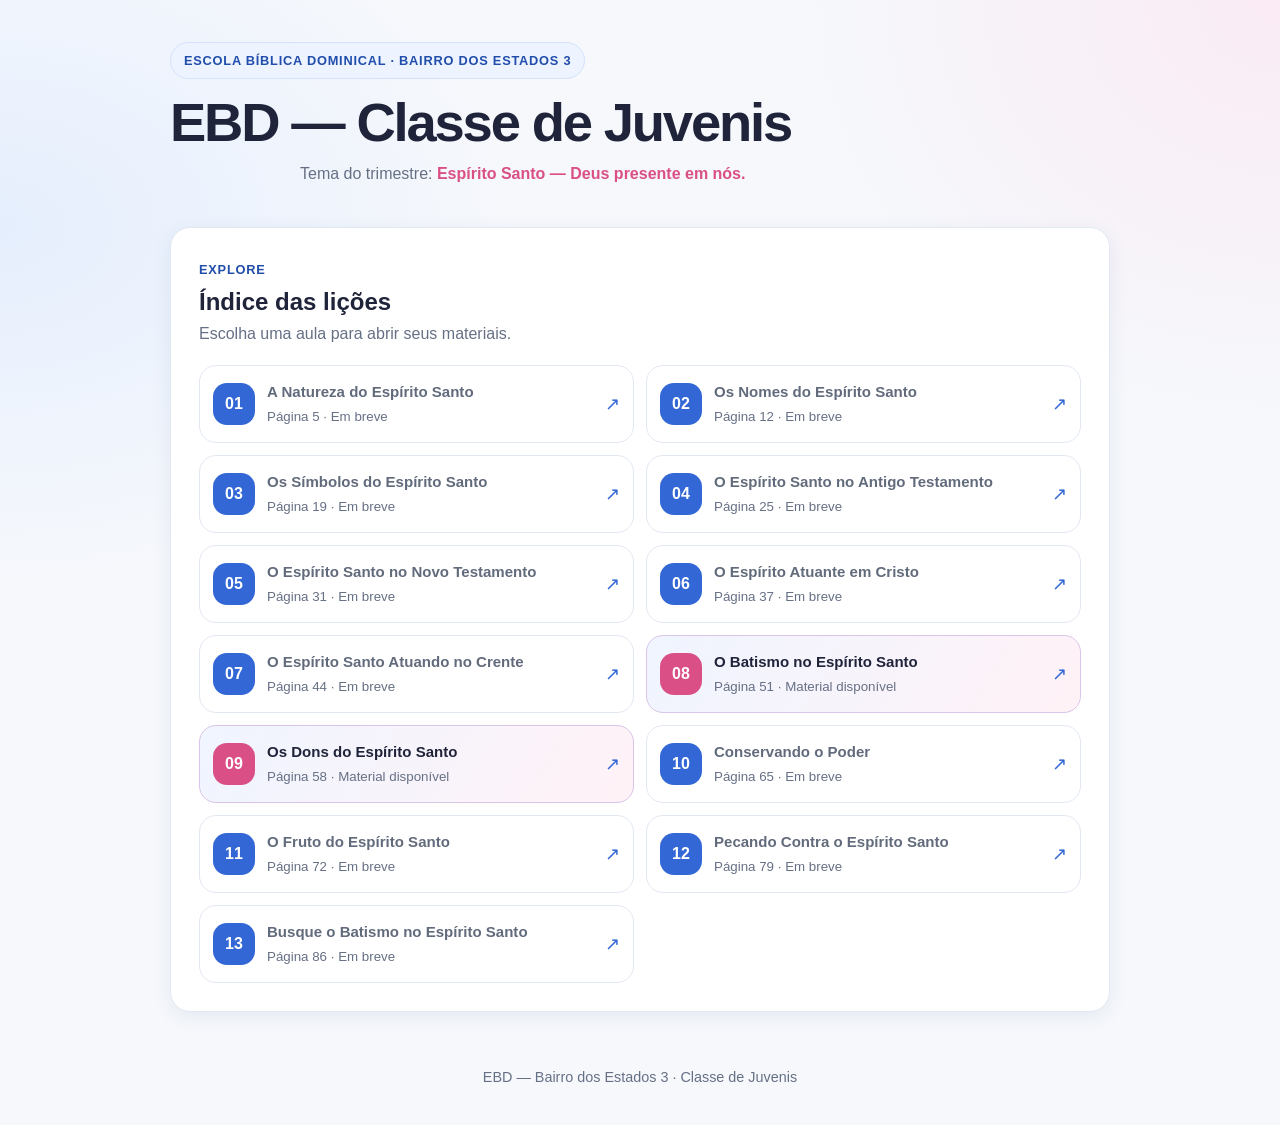
<file: index.html>
<!DOCTYPE html>
<html lang="pt-BR">
<head>
  <meta charset="UTF-8">
  <meta name="viewport" content="width=device-width, initial-scale=1">
 <meta name="theme-color" content="#f6f8fc">
  <title>Juvenis | EBD Bairro dos Estados 3</title>
  <link rel="stylesheet" href="style.css">
</head>
<body>
  <header class="container site-header">
    <span class="tag"> ESCOLA BÍBLICA DOMINICAL · BAIRRO DOS ESTADOS 3</span>
    <h1>EBD — Classe de Juvenis</h1>
    <p class="intro">Tema do trimestre: <strong>Espírito Santo — Deus presente em nós.</strong></p>
  </header>

  <main class="container">
    <section class="index-box">
      <div class="section-heading">
        <span class="eyebrow">EXPLORE</span>
        <h2>Índice das lições</h2>
        <p>Escolha uma aula para abrir seus materiais.</p>
      </div>

      <div class="lesson-grid">
        <a class="lesson-card" href="#" aria-disabled="true">
          <span class="lesson-number">01</span>
          <span class="lesson-info"><strong>A Natureza do Espírito Santo</strong><small>Página 5 · Em breve</small></span>
          <span class="card-arrow">↗</span>
        </a>

        <a class="lesson-card" href="#" aria-disabled="true">
          <span class="lesson-number">02</span>
          <span class="lesson-info"><strong>Os Nomes do Espírito Santo</strong><small>Página 12 · Em breve</small></span>
          <span class="card-arrow">↗</span>
        </a>

        <a class="lesson-card" href="#" aria-disabled="true">
          <span class="lesson-number">03</span>
          <span class="lesson-info"><strong>Os Símbolos do Espírito Santo</strong><small>Página 19 · Em breve</small></span>
          <span class="card-arrow">↗</span>
        </a>

        <a class="lesson-card" href="#" aria-disabled="true">
          <span class="lesson-number">04</span>
          <span class="lesson-info"><strong>O Espírito Santo no Antigo Testamento</strong><small>Página 25 · Em breve</small></span>
          <span class="card-arrow">↗</span>
        </a>

        <a class="lesson-card" href="#" aria-disabled="true">
          <span class="lesson-number">05</span>
          <span class="lesson-info"><strong>O Espírito Santo no Novo Testamento</strong><small>Página 31 · Em breve</small></span>
          <span class="card-arrow">↗</span>
        </a>

        <a class="lesson-card" href="#" aria-disabled="true">
          <span class="lesson-number">06</span>
          <span class="lesson-info"><strong>O Espírito Atuante em Cristo</strong><small>Página 37 · Em breve</small></span>
          <span class="card-arrow">↗</span>
        </a>

        <a class="lesson-card" href="#" aria-disabled="true">
          <span class="lesson-number">07</span>
          <span class="lesson-info"><strong>O Espírito Santo Atuando no Crente</strong><small>Página 44 · Em breve</small></span>
          <span class="card-arrow">↗</span>
        </a>

        <a class="lesson-card available" href="licao-8.html">
          <span class="lesson-number">08</span>
          <span class="lesson-info"><strong>O Batismo no Espírito Santo</strong><small>Página 51 · Material disponível</small></span>
          <span class="card-arrow">↗</span>
        </a>

        <a class="lesson-card available" href="licao-9.html">
          <span class="lesson-number">09</span>
          <span class="lesson-info"><strong>Os Dons do Espírito Santo</strong><small>Página 58 · Material disponível</small></span>
          <span class="card-arrow">↗</span>
        </a>

        <a class="lesson-card" href="#" aria-disabled="true">
          <span class="lesson-number">10</span>
          <span class="lesson-info"><strong>Conservando o Poder</strong><small>Página 65 · Em breve</small></span>
          <span class="card-arrow">↗</span>
        </a>

        <a class="lesson-card" href="#" aria-disabled="true">
          <span class="lesson-number">11</span>
          <span class="lesson-info"><strong>O Fruto do Espírito Santo</strong><small>Página 72 · Em breve</small></span>
          <span class="card-arrow">↗</span>
        </a>

        <a class="lesson-card" href="#" aria-disabled="true">
          <span class="lesson-number">12</span>
          <span class="lesson-info"><strong>Pecando Contra o Espírito Santo</strong><small>Página 79 · Em breve</small></span>
          <span class="card-arrow">↗</span>
        </a>

        <a class="lesson-card" href="#" aria-disabled="true">
          <span class="lesson-number">13</span>
          <span class="lesson-info"><strong>Busque o Batismo no Espírito Santo</strong><small>Página 86 · Em breve</small></span>
          <span class="card-arrow">↗</span>
        </a>
      </div>
    </section>
  </main>

  <footer class="container footer">EBD — Bairro dos Estados 3 · Classe de Juvenis</footer>
</body>
</html>
</file>
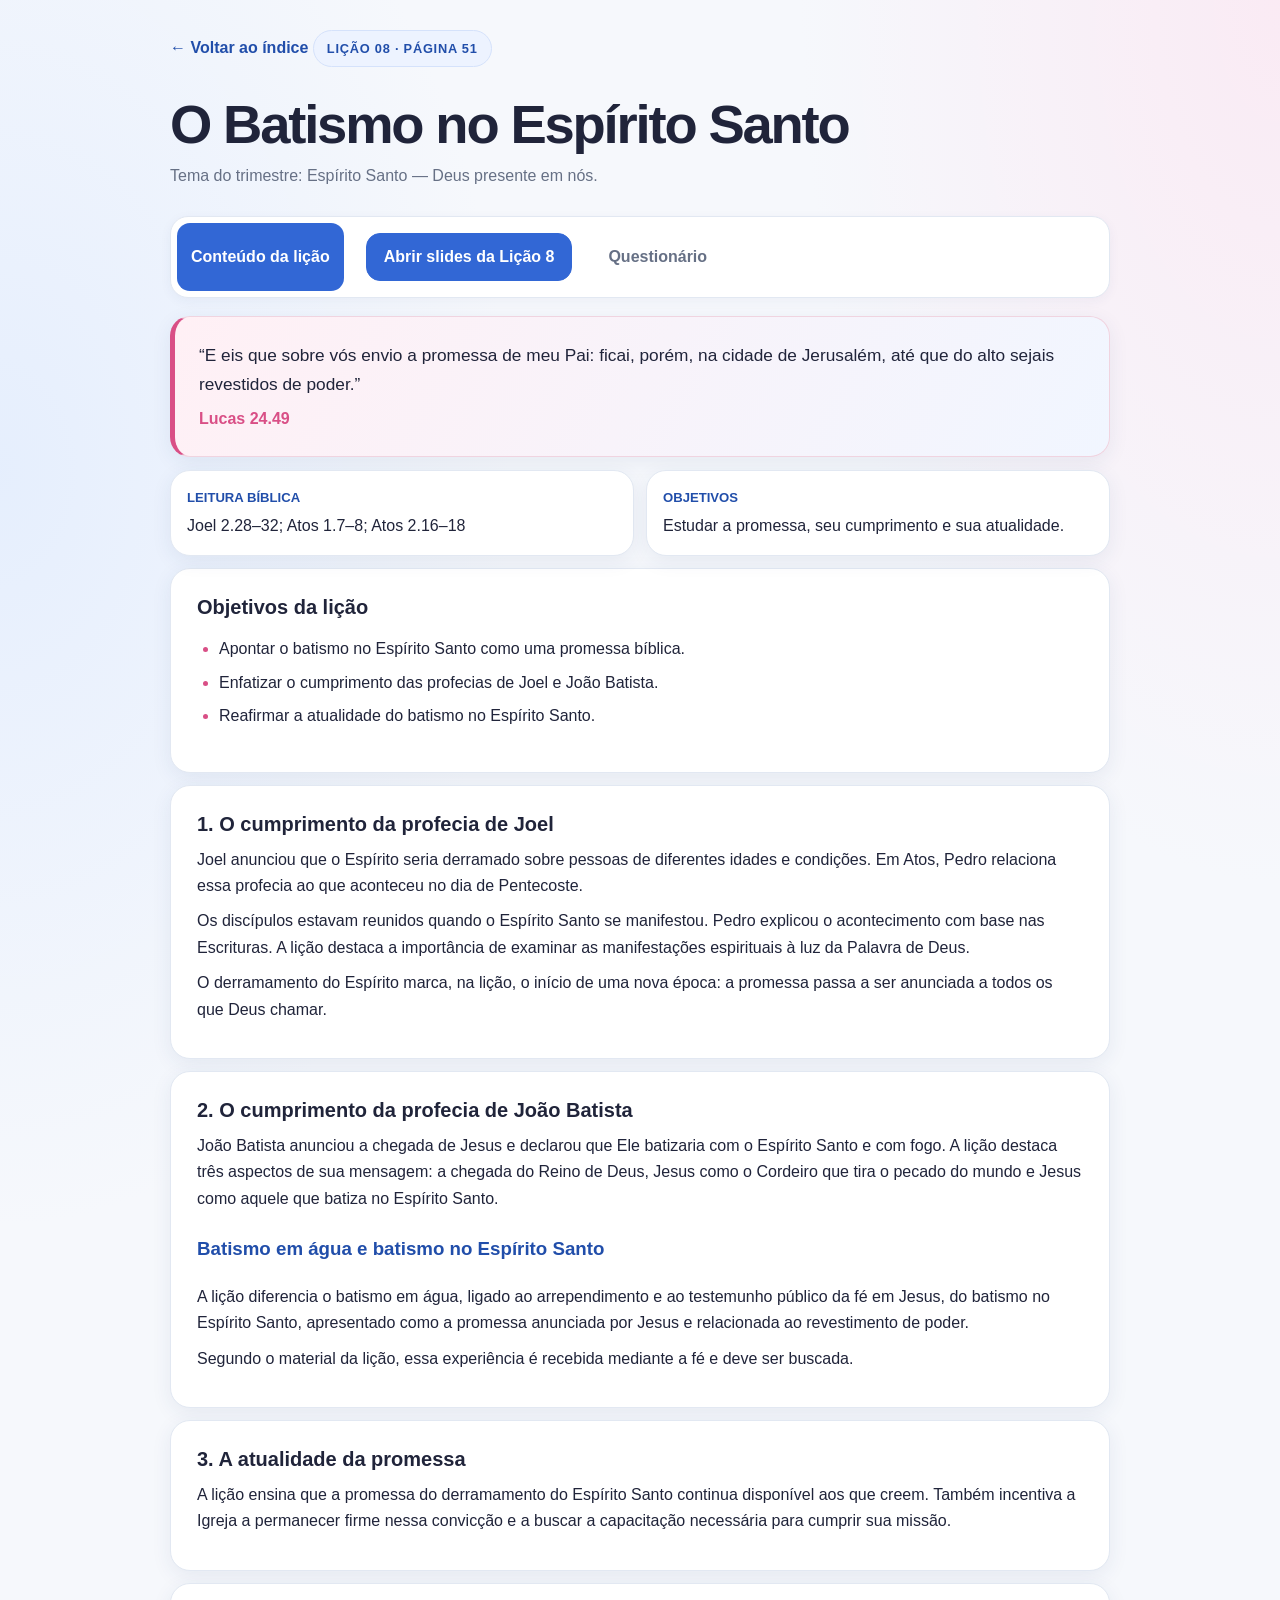
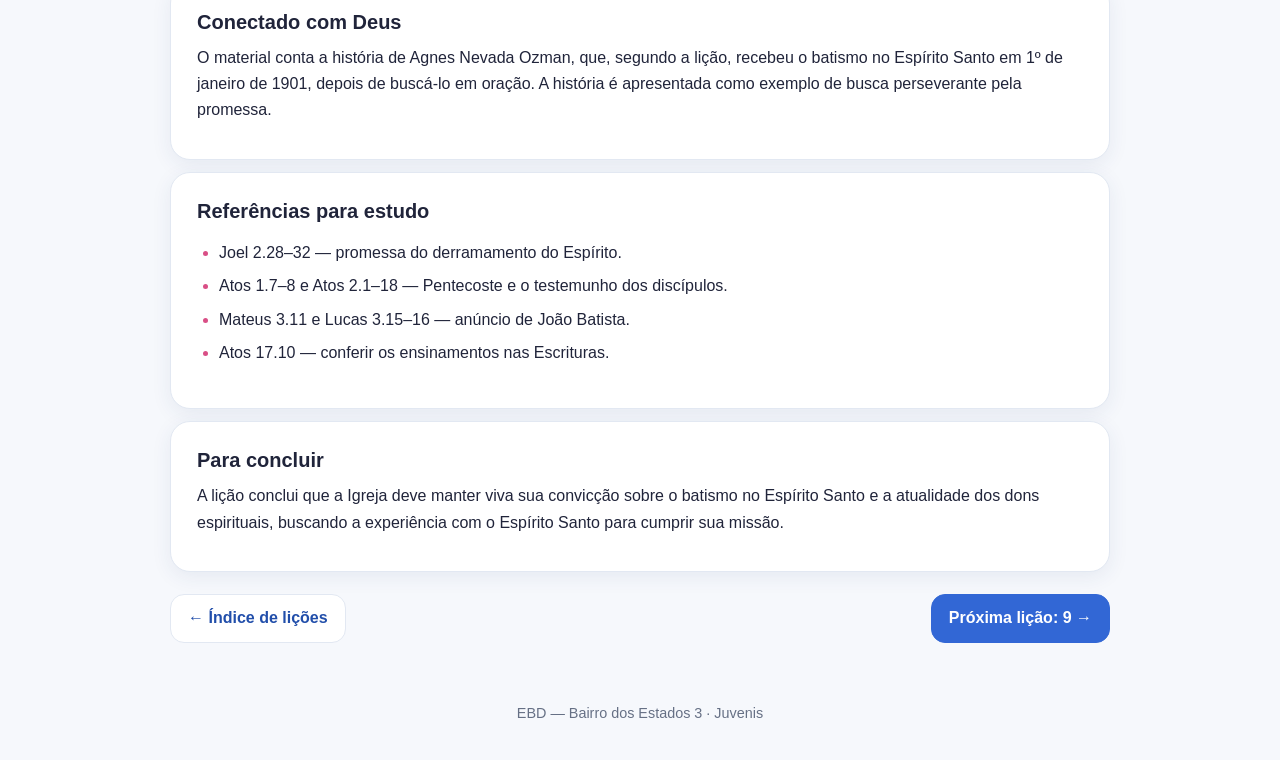
<file: licao-8.html>
<!DOCTYPE html>
<html lang="pt-BR">
<head>
  <meta charset="UTF-8">
  <meta name="viewport" content="width=device-width, initial-scale=1">
  <meta name="theme-color" content="#f6f8fc">
  <title>Lição 8 | EBD Juvenis</title>
  <link rel="stylesheet" href="style.css">
  <script src="app.js" defer></script>
</head>
<body>
  <header class="container page-header">
    <a class="back-link" href="index.html">← Voltar ao índice</a>
    <span class="tag">LIÇÃO 08 · PÁGINA 51</span>
    <h1>O Batismo no Espírito Santo</h1>
    <p class="intro">Tema do trimestre: Espírito Santo — Deus presente em nós.</p>
  </header>

  <main class="container">
    <nav class="tabs" aria-label="Seções da lição">
      <button class="tab active" data-tab="conteudo">Conteúdo da lição</button>
      <button class="tab" data-tab="apoio"> 
        <a class="button-link" href="slides/licao-8.pdf" target="_blank" rel="noopener">
  Abrir slides da Lição 8
</a>
</button>
      <button class="tab" data-tab="questionario">Questionário</button>
    </nav>

    <section class="tab-panel active" id="conteudo">
      <div class="quote-card">
        <p>“E eis que sobre vós envio a promessa de meu Pai: ficai, porém, na cidade de Jerusalém, até que do alto sejais revestidos de poder.”</p>
        <span>Lucas 24.49</span>
      </div>

      <div class="info-grid">
        <article class="info-card"><strong>Leitura bíblica</strong><span>Joel 2.28–32; Atos 1.7–8; Atos 2.16–18</span></article>
        <article class="info-card"><strong>Objetivos</strong><span>Estudar a promessa, seu cumprimento e sua atualidade.</span></article>
      </div>

      <article class="content-card">
        <h2>Objetivos da lição</h2>
        <ul>
          <li>Apontar o batismo no Espírito Santo como uma promessa bíblica.</li>
          <li>Enfatizar o cumprimento das profecias de Joel e João Batista.</li>
          <li>Reafirmar a atualidade do batismo no Espírito Santo.</li>
        </ul>
      </article>

      <article class="content-card">
        <h2>1. O cumprimento da profecia de Joel</h2>
        <p>Joel anunciou que o Espírito seria derramado sobre pessoas de diferentes idades e condições. Em Atos, Pedro relaciona essa profecia ao que aconteceu no dia de Pentecoste.</p>
        <p>Os discípulos estavam reunidos quando o Espírito Santo se manifestou. Pedro explicou o acontecimento com base nas Escrituras. A lição destaca a importância de examinar as manifestações espirituais à luz da Palavra de Deus.</p>
        <p>O derramamento do Espírito marca, na lição, o início de uma nova época: a promessa passa a ser anunciada a todos os que Deus chamar.</p>
      </article>

      <article class="content-card">
        <h2>2. O cumprimento da profecia de João Batista</h2>
        <p>João Batista anunciou a chegada de Jesus e declarou que Ele batizaria com o Espírito Santo e com fogo. A lição destaca três aspectos de sua mensagem: a chegada do Reino de Deus, Jesus como o Cordeiro que tira o pecado do mundo e Jesus como aquele que batiza no Espírito Santo.</p>

        <h3>Batismo em água e batismo no Espírito Santo</h3>
        <p>A lição diferencia o batismo em água, ligado ao arrependimento e ao testemunho público da fé em Jesus, do batismo no Espírito Santo, apresentado como a promessa anunciada por Jesus e relacionada ao revestimento de poder.</p>
        <p>Segundo o material da lição, essa experiência é recebida mediante a fé e deve ser buscada.</p>
      </article>

      <article class="content-card">
        <h2>3. A atualidade da promessa</h2>
        <p>A lição ensina que a promessa do derramamento do Espírito Santo continua disponível aos que creem. Também incentiva a Igreja a permanecer firme nessa convicção e a buscar a capacitação necessária para cumprir sua missão.</p>
      </article>

      <article class="content-card">
        <h2>Conectado com Deus</h2>
        <p>O material conta a história de Agnes Nevada Ozman, que, segundo a lição, recebeu o batismo no Espírito Santo em 1º de janeiro de 1901, depois de buscá-lo em oração. A história é apresentada como exemplo de busca perseverante pela promessa.</p>
      </article>

      <article class="content-card">
        <h2>Referências para estudo</h2>
        <ul>
          <li>Joel 2.28–32 — promessa do derramamento do Espírito.</li>
          <li>Atos 1.7–8 e Atos 2.1–18 — Pentecoste e o testemunho dos discípulos.</li>
          <li>Mateus 3.11 e Lucas 3.15–16 — anúncio de João Batista.</li>
          <li>Atos 17.10 — conferir os ensinamentos nas Escrituras.</li>
        </ul>
      </article>

      <article class="content-card">
        <h2>Para concluir</h2>
        <p>A lição conclui que a Igreja deve manter viva sua convicção sobre o batismo no Espírito Santo e a atualidade dos dons espirituais, buscando a experiência com o Espírito Santo para cumprir sua missão.</p>
      </article>
    </section>

    <section class="tab-panel" id="apoio" hidden>
      <article class="content-card support-card">
        <span class="support-icon">✦</span>
        <h2>Material de Apoio</h2>
        <p>Os slides desta lição serão disponibilizados aqui.</p>
        <p class="muted">Quando adicionar os slides ao repositório, você poderá colocar nesta seção um link ou uma visualização do arquivo.</p>
        <!-- Exemplo: <a class="button-link" href="slides/licao-8.pdf">Abrir slides</a> -->
      </article>
    </section>

    <section class="tab-panel" id="questionario" hidden>
      <article class="content-card">
        <span class="eyebrow">HORA DA REVISÃO</span>
        <h2>Perguntas da lição</h2>
        <ol class="questions">
          <li>Segundo a lição, quem também falou antecipadamente sobre o batismo no Espírito Santo na vida dos seguidores de Cristo?</li>
          <li>João Batista confirmou a profecia de qual profeta?</li>
          <li>O que se comemorava na festa judaica chamada de Pentecoste?</li>
          <li>Qual é o objetivo do batismo em água?</li>
          <li>Como é recebido o batismo no Espírito Santo?</li>
        </ol>
      </article>
    </section>

    <div class="page-switch">
      <a class="button-link secondary" href="index.html">← Índice de lições</a>
      <a class="button-link" href="licao-9.html">Próxima lição: 9 →</a>
    </div>
  </main>

  <footer class="container footer">EBD — Bairro dos Estados 3 · Juvenis</footer>
</body>
</html>
</file>
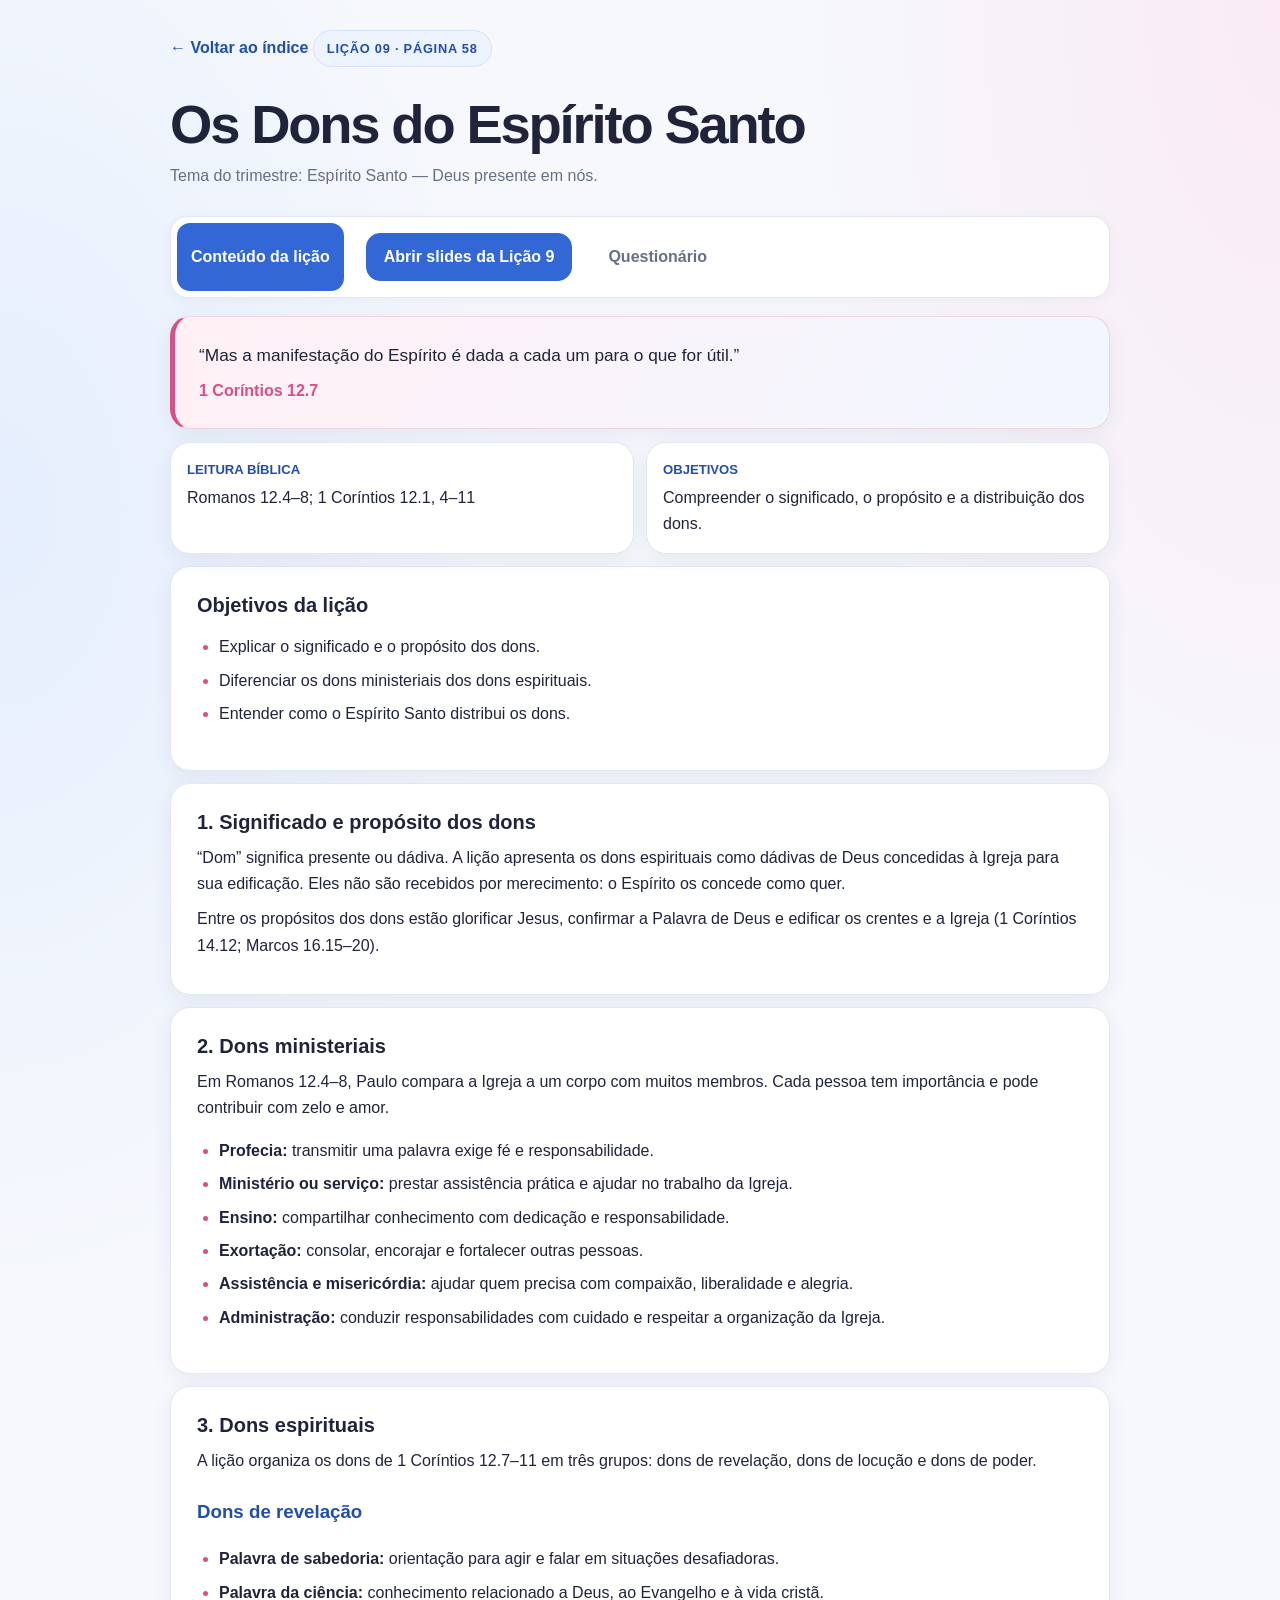
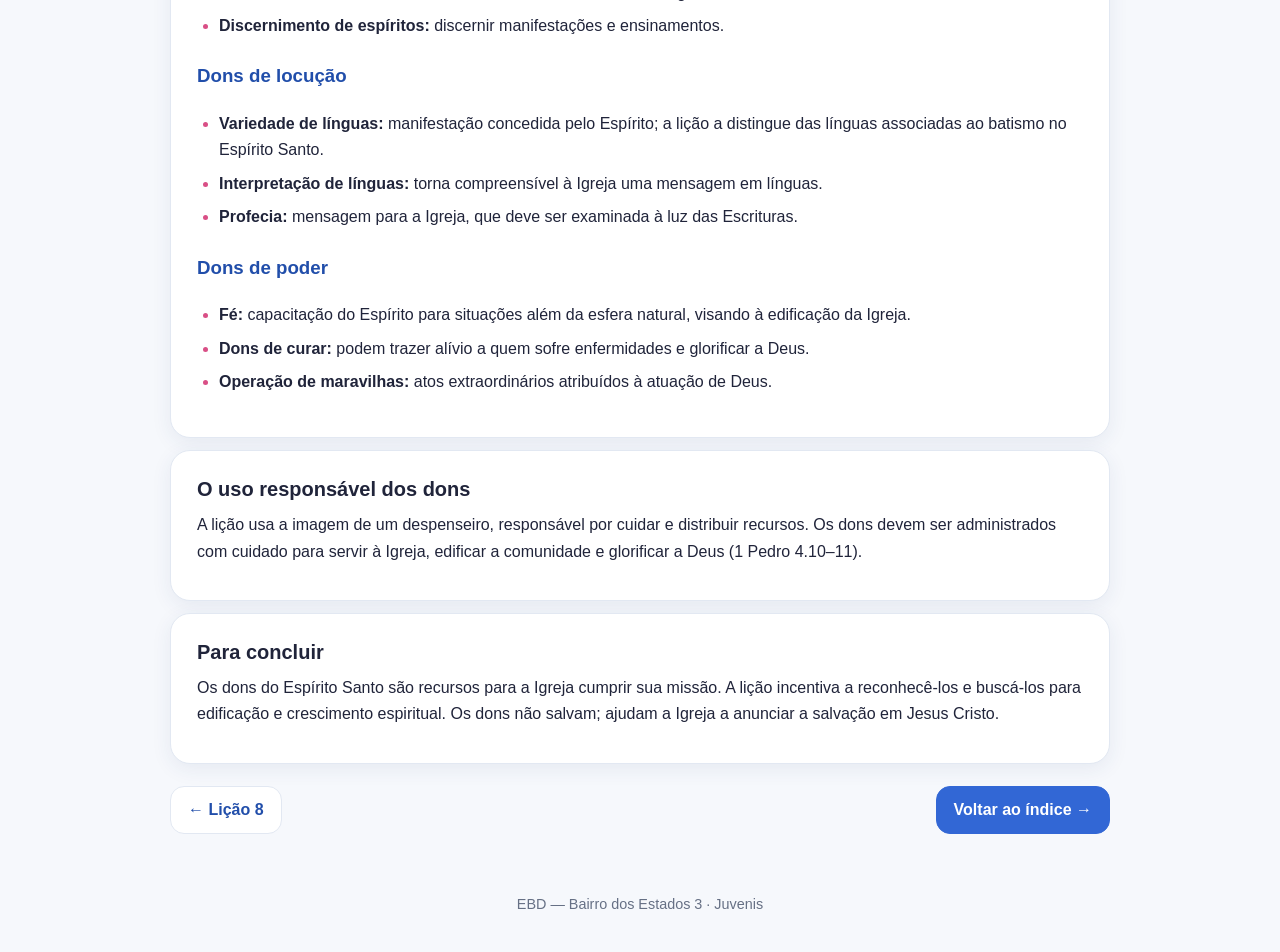
<file: licao-9.html>
<!DOCTYPE html>
<html lang="pt-BR">
<head>
  <meta charset="UTF-8">
  <meta name="viewport" content="width=device-width, initial-scale=1">
  <meta name="theme-color" content="#f6f8fc">
  <title>Lição 9 | EBD Juvenis</title>
  <link rel="stylesheet" href="style.css">
  <script src="app.js" defer></script>
</head>
<body>
  <header class="container page-header">
    <a class="back-link" href="index.html">← Voltar ao índice</a>
    <span class="tag">LIÇÃO 09 · PÁGINA 58</span>
    <h1>Os Dons do Espírito Santo</h1>
    <p class="intro">Tema do trimestre: Espírito Santo — Deus presente em nós.</p>
  </header>

  <main class="container">
    <nav class="tabs" aria-label="Seções da lição">
      <button class="tab active" data-tab="conteudo">Conteúdo da lição</button>
      <button class="tab" data-tab="apoio"> 
        <a class="button-link" href="slides/licao-9.pdf" target="_blank" rel="noopener">
  Abrir slides da Lição 9
</a>
</button>
      <button class="tab" data-tab="questionario">Questionário</button>
    </nav>

    <section class="tab-panel active" id="conteudo">
      <div class="quote-card">
        <p>“Mas a manifestação do Espírito é dada a cada um para o que for útil.”</p>
        <span>1 Coríntios 12.7</span>
      </div>

      <div class="info-grid">
        <article class="info-card"><strong>Leitura bíblica</strong><span>Romanos 12.4–8; 1 Coríntios 12.1, 4–11</span></article>
        <article class="info-card"><strong>Objetivos</strong><span>Compreender o significado, o propósito e a distribuição dos dons.</span></article>
      </div>

      <article class="content-card">
        <h2>Objetivos da lição</h2>
        <ul>
          <li>Explicar o significado e o propósito dos dons.</li>
          <li>Diferenciar os dons ministeriais dos dons espirituais.</li>
          <li>Entender como o Espírito Santo distribui os dons.</li>
        </ul>
      </article>

      <article class="content-card">
        <h2>1. Significado e propósito dos dons</h2>
        <p>“Dom” significa presente ou dádiva. A lição apresenta os dons espirituais como dádivas de Deus concedidas à Igreja para sua edificação. Eles não são recebidos por merecimento: o Espírito os concede como quer.</p>
        <p>Entre os propósitos dos dons estão glorificar Jesus, confirmar a Palavra de Deus e edificar os crentes e a Igreja (1 Coríntios 14.12; Marcos 16.15–20).</p>
      </article>

      <article class="content-card">
        <h2>2. Dons ministeriais</h2>
        <p>Em Romanos 12.4–8, Paulo compara a Igreja a um corpo com muitos membros. Cada pessoa tem importância e pode contribuir com zelo e amor.</p>
        <ul>
          <li><strong>Profecia:</strong> transmitir uma palavra exige fé e responsabilidade.</li>
          <li><strong>Ministério ou serviço:</strong> prestar assistência prática e ajudar no trabalho da Igreja.</li>
          <li><strong>Ensino:</strong> compartilhar conhecimento com dedicação e responsabilidade.</li>
          <li><strong>Exortação:</strong> consolar, encorajar e fortalecer outras pessoas.</li>
          <li><strong>Assistência e misericórdia:</strong> ajudar quem precisa com compaixão, liberalidade e alegria.</li>
          <li><strong>Administração:</strong> conduzir responsabilidades com cuidado e respeitar a organização da Igreja.</li>
        </ul>
      </article>

      <article class="content-card">
        <h2>3. Dons espirituais</h2>
        <p>A lição organiza os dons de 1 Coríntios 12.7–11 em três grupos: dons de revelação, dons de locução e dons de poder.</p>

        <h3>Dons de revelação</h3>
        <ul>
          <li><strong>Palavra de sabedoria:</strong> orientação para agir e falar em situações desafiadoras.</li>
          <li><strong>Palavra da ciência:</strong> conhecimento relacionado a Deus, ao Evangelho e à vida cristã.</li>
          <li><strong>Discernimento de espíritos:</strong> discernir manifestações e ensinamentos.</li>
        </ul>

        <h3>Dons de locução</h3>
        <ul>
          <li><strong>Variedade de línguas:</strong> manifestação concedida pelo Espírito; a lição a distingue das línguas associadas ao batismo no Espírito Santo.</li>
          <li><strong>Interpretação de línguas:</strong> torna compreensível à Igreja uma mensagem em línguas.</li>
          <li><strong>Profecia:</strong> mensagem para a Igreja, que deve ser examinada à luz das Escrituras.</li>
        </ul>

        <h3>Dons de poder</h3>
        <ul>
          <li><strong>Fé:</strong> capacitação do Espírito para situações além da esfera natural, visando à edificação da Igreja.</li>
          <li><strong>Dons de curar:</strong> podem trazer alívio a quem sofre enfermidades e glorificar a Deus.</li>
          <li><strong>Operação de maravilhas:</strong> atos extraordinários atribuídos à atuação de Deus.</li>
        </ul>
      </article>

      <article class="content-card">
        <h2>O uso responsável dos dons</h2>
        <p>A lição usa a imagem de um despenseiro, responsável por cuidar e distribuir recursos. Os dons devem ser administrados com cuidado para servir à Igreja, edificar a comunidade e glorificar a Deus (1 Pedro 4.10–11).</p>
      </article>

      <article class="content-card">
        <h2>Para concluir</h2>
        <p>Os dons do Espírito Santo são recursos para a Igreja cumprir sua missão. A lição incentiva a reconhecê-los e buscá-los para edificação e crescimento espiritual. Os dons não salvam; ajudam a Igreja a anunciar a salvação em Jesus Cristo.</p>
      </article>
    </section>

    <section class="tab-panel" id="apoio" hidden>
      <article class="content-card support-card">
        <span class="support-icon">✦</span>
        <h2>Material de Apoio</h2>
        <p>Os slides desta lição serão disponibilizados aqui.</p>
        <p class="muted">Quando adicionar os slides ao repositório, você poderá colocar nesta seção um link ou uma visualização do arquivo.</p>
        <!-- Exemplo: <a class="button-link" href="slides/licao-9.pdf">Abrir slides</a> -->
      </article>
    </section>

    <section class="tab-panel" id="questionario" hidden>
      <article class="content-card">
        <span class="eyebrow">HORA DA REVISÃO</span>
        <h2>Perguntas da lição</h2>
        <ol class="questions">
          <li>Para fins didáticos, em relação aos dons espirituais, qual divisão é abordada nesta lição?</li>
          <li>Releia 1 Coríntios 12.1–11 e cite nominalmente os nove dons presentes no texto.</li>
          <li>Quais dons são considerados dons de revelação?</li>
          <li>Quais dons são considerados dons de poder?</li>
          <li>Quais dons são considerados dons de locução?</li>
        </ol>
      </article>
    </section>

    <div class="page-switch">
      <a class="button-link secondary" href="licao-8.html">← Lição 8</a>
      <a class="button-link" href="index.html">Voltar ao índice →</a>
    </div>
  </main>

  <footer class="container footer">EBD — Bairro dos Estados 3 · Juvenis</footer>
</body>
</html>
</file>
<file: style.css>
:root {
  color-scheme: light;
  --bg: #f6f8fc;
  --surface: #ffffff;
  --surface-light: #edf3ff;
  --text: #20243a;
  --muted: #667085;
  --blue: #3267d5;
  --blue-dark: #214eaa;
  --pink: #d94f86;
  --pink-light: #fff0f5;
  --border: #e2e8f2;
  --radius: 20px;
  --shadow: 0 5px 20px rgba(38, 65, 112, 0.08);
}

* {
  box-sizing: border-box;
}

html {
  scroll-behavior: smooth;
}

body {
  margin: 0;
  color: var(--text);
  background:
    radial-gradient(ellipse at 100% 0, rgba(255, 218, 234, 0.45), transparent 30rem),
    radial-gradient(ellipse at 0 20%, rgba(213, 229, 255, 0.5), transparent 32rem),
    var(--bg);
  font-family: Roboto, "Segoe UI", Arial, sans-serif;
  line-height: 1.65;
}

.container {
  width: min(940px, calc(100% - 32px));
  margin-inline: auto;
}

.site-header {
  padding: 42px 0 28px;
}

.page-header {
  padding: 30px 0 22px;
}

.tag,
.eyebrow {
  display: inline-block;
  color: var(--blue-dark);
  font-size: 0.8rem;
  font-weight: 800;
  letter-spacing: 0.06em;
}

.tag {
  padding: 7px 13px;
  border: 1px solid #d5e2fb;
  border-radius: 999px;
  background: #edf3ff;
}

h1 {
  margin: 14px 0 8px;
  font-size: clamp(2rem, 8vw, 3.4rem);
  line-height: 1.1;
  letter-spacing: -0.04em;
}

h2 {
  line-height: 1.25;
}

h3 {
  margin-top: 22px;
  color: var(--blue-dark);
}

.intro {
  max-width: 680px;
  margin: 0;
  color: var(--muted);
}

.site-header .intro {
  margin-inline: auto;
}

.intro strong {
  color: var(--pink);
}

.back-link {
  display: inline-block;
  margin-bottom: 20px;
  color: var(--blue-dark);
  font-weight: 700;
  text-decoration: none;
}

.back-link:hover {
  text-decoration: underline;
}

.index-box,
.content-card,
.quote-card,
.info-card {
  border: 1px solid var(--border);
  border-radius: var(--radius);
  background: var(--surface);
  box-shadow: var(--shadow);
}

.index-box {
  margin: 12px 0 30px;
  padding: clamp(18px, 4vw, 28px);
}

.section-heading h2 {
  margin: 4px 0;
}

.section-heading p {
  margin: 0 0 18px;
  color: var(--muted);
}

.lesson-grid {
  display: grid;
  grid-template-columns: repeat(2, minmax(0, 1fr));
  gap: 12px;
}

.lesson-card {
  display: flex;
  min-height: 78px;
  align-items: center;
  gap: 12px;
  padding: 13px;
  border: 1px solid var(--border);
  border-radius: 17px;
  color: var(--text);
  background: var(--surface);
  text-decoration: none;
  transition: transform 0.18s, border-color 0.18s, box-shadow 0.18s;
}

.lesson-card:hover {
  transform: translateY(-2px);
  border-color: #abc4f5;
  box-shadow: var(--shadow);
}

.lesson-card.available {
  border-color: #d9c5e9;
  background: linear-gradient(120deg, #f0f5ff, #fff2f7);
}

.lesson-card[aria-disabled="true"] {
  color: #626b7c;
  cursor: default;
}

.lesson-card[aria-disabled="true"]:hover {
  transform: none;
  border-color: var(--border);
  box-shadow: none;
}

.lesson-number {
  display: grid;
  flex: 0 0 42px;
  height: 42px;
  place-items: center;
  border-radius: 14px;
  color: #fff;
  background: var(--blue);
  font-weight: 800;
}

.lesson-card.available .lesson-number {
  background: var(--pink);
}

.lesson-info {
  flex: 1;
  min-width: 0;
  line-height: 1.35;
}

.lesson-info strong {
  display: block;
  font-size: 0.94rem;
}

.lesson-info small {
  display: block;
  margin-top: 5px;
  color: var(--muted);
}

.card-arrow {
  color: var(--blue);
  font-size: 1.15rem;
}

.tabs {
  display: flex;
  gap: 8px;
  margin: 4px 0 18px;
  padding: 6px;
  overflow-x: auto;
  border: 1px solid var(--border);
  border-radius: 18px;
  background: var(--surface);
  box-shadow: 0 3px 12px rgba(38, 65, 112, 0.05);
}

.tab {
  flex: 0 0 auto;
  padding: 10px 14px;
  border: 0;
  border-radius: 13px;
  color: var(--muted);
  background: transparent;
  font: inherit;
  font-weight: 700;
  cursor: pointer;
}

.tab:hover {
  color: var(--blue-dark);
  background: var(--surface-light);
}

.tab.active {
  color: #fff;
  background: var(--blue);
}

.tab-panel[hidden] {
  display: none;
}

.content-card {
  margin: 12px 0;
  padding: clamp(18px, 4vw, 26px);
}

.content-card h2 {
  margin: 0 0 10px;
  font-size: 1.25rem;
}

.content-card p {
  margin: 9px 0;
}

.content-card li {
  margin: 7px 0;
}

.content-card ul {
  padding-left: 22px;
}

.content-card li::marker,
.questions li::marker {
  color: var(--pink);
  font-weight: 700;
}

.quote-card {
  margin-bottom: 13px;
  padding: clamp(18px, 4vw, 24px);
  border-color: #f0d4e0;
  border-left: 5px solid var(--pink);
  background: linear-gradient(120deg, var(--pink-light), #f1f6ff);
}

.quote-card p {
  margin: 0;
  font-size: 1.08rem;
}

.quote-card span {
  display: block;
  margin-top: 8px;
  color: var(--pink);
  font-weight: 700;
}

.info-grid {
  display: grid;
  grid-template-columns: repeat(2, minmax(0, 1fr));
  gap: 12px;
}

.info-card {
  padding: 16px;
}

.info-card strong {
  display: block;
  color: var(--blue-dark);
  font-size: 0.82rem;
  text-transform: uppercase;
}

.info-card span {
  display: block;
  margin-top: 4px;
}

.support-card {
  min-height: 220px;
  text-align: center;
}

.support-icon {
  color: var(--pink);
  font-size: 2rem;
}

.muted {
  color: var(--muted);
}

.questions {
  padding-left: 24px;
}

.questions li {
  padding: 9px 0 9px 5px;
  border-bottom: 1px solid var(--border);
}

.questions li:last-child {
  border-bottom: 0;
}

.page-switch {
  display: flex;
  flex-wrap: wrap;
  justify-content: space-between;
  gap: 10px;
  margin: 22px 0 35px;
}

.button-link {
  display: inline-flex;
  min-height: 44px;
  align-items: center;
  justify-content: center;
  padding: 10px 17px;
  border: 1px solid var(--blue);
  border-radius: 14px;
  color: #fff;
  background: var(--blue);
  font-weight: 700;
  text-decoration: none;
  transition: background 0.18s, transform 0.18s;
}

.button-link:hover {
  transform: translateY(-1px);
  background: var(--blue-dark);
}

.button-link.secondary {
  border-color: var(--border);
  color: var(--blue-dark);
  background: var(--surface);
}

.button-link.secondary:hover {
  background: var(--surface-light);
}

.footer {
  padding: 24px 0 35px;
  color: var(--muted);
  text-align: center;
  font-size: 0.9rem;
}

:focus-visible {
  outline: 3px solid #e786ad;
  outline-offset: 3px;
}

@media (max-width: 650px) {
  .container {
    width: calc(100% - 22px);
  }

  .site-header {
    padding-top: 30px;
  }

  .lesson-grid,
  .info-grid {
    grid-template-columns: 1fr;
  }

  .lesson-card {
    min-height: 72px;
  }

  .tabs {
    border-radius: 15px;
  }

  .tab {
    padding-inline: 12px;
    font-size: 0.9rem;
  }

  .page-switch {
    flex-direction: column;
  }

  .button-link {
    width: 100%;
  }
}

@media (prefers-reduced-motion: reduce) {
  html {
    scroll-behavior: auto;
  }

  *,
  *::before,
  *::after {
    transition-duration: 0.01ms !important;
  }
}
</file>
